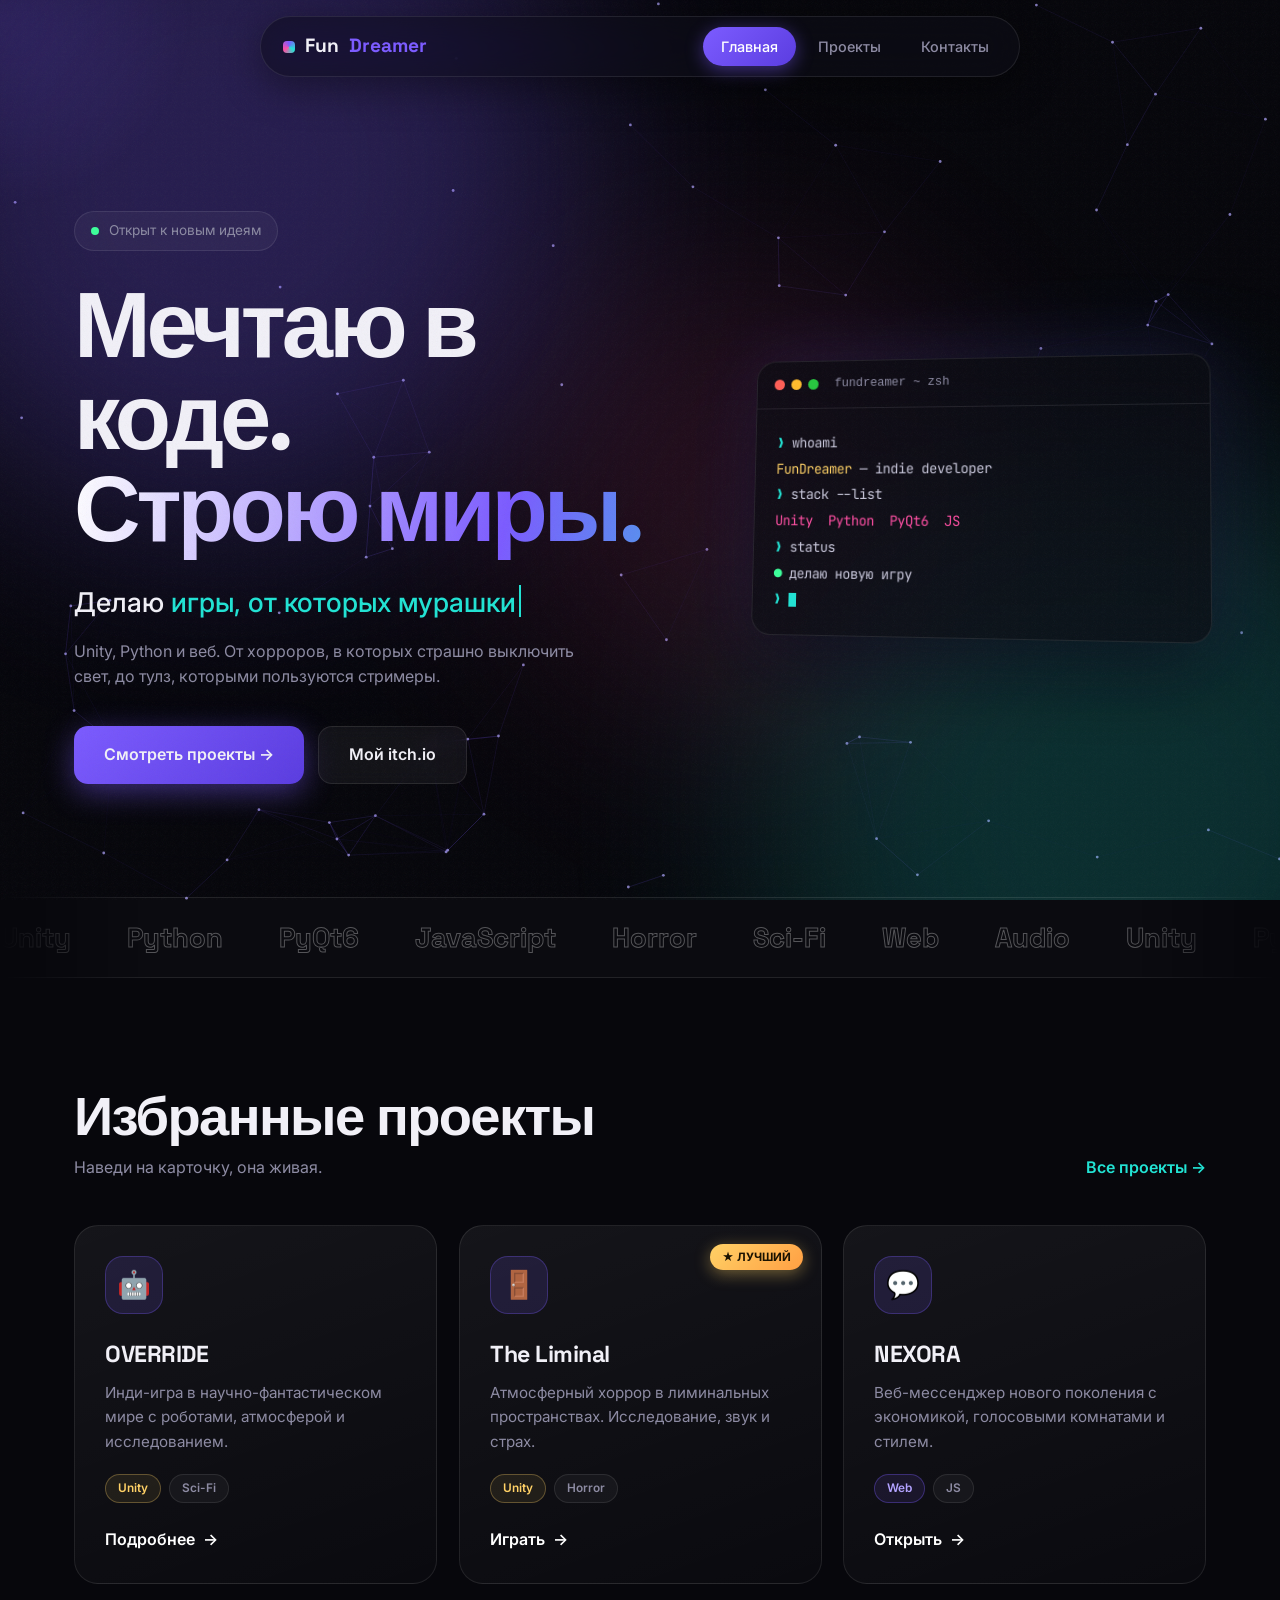
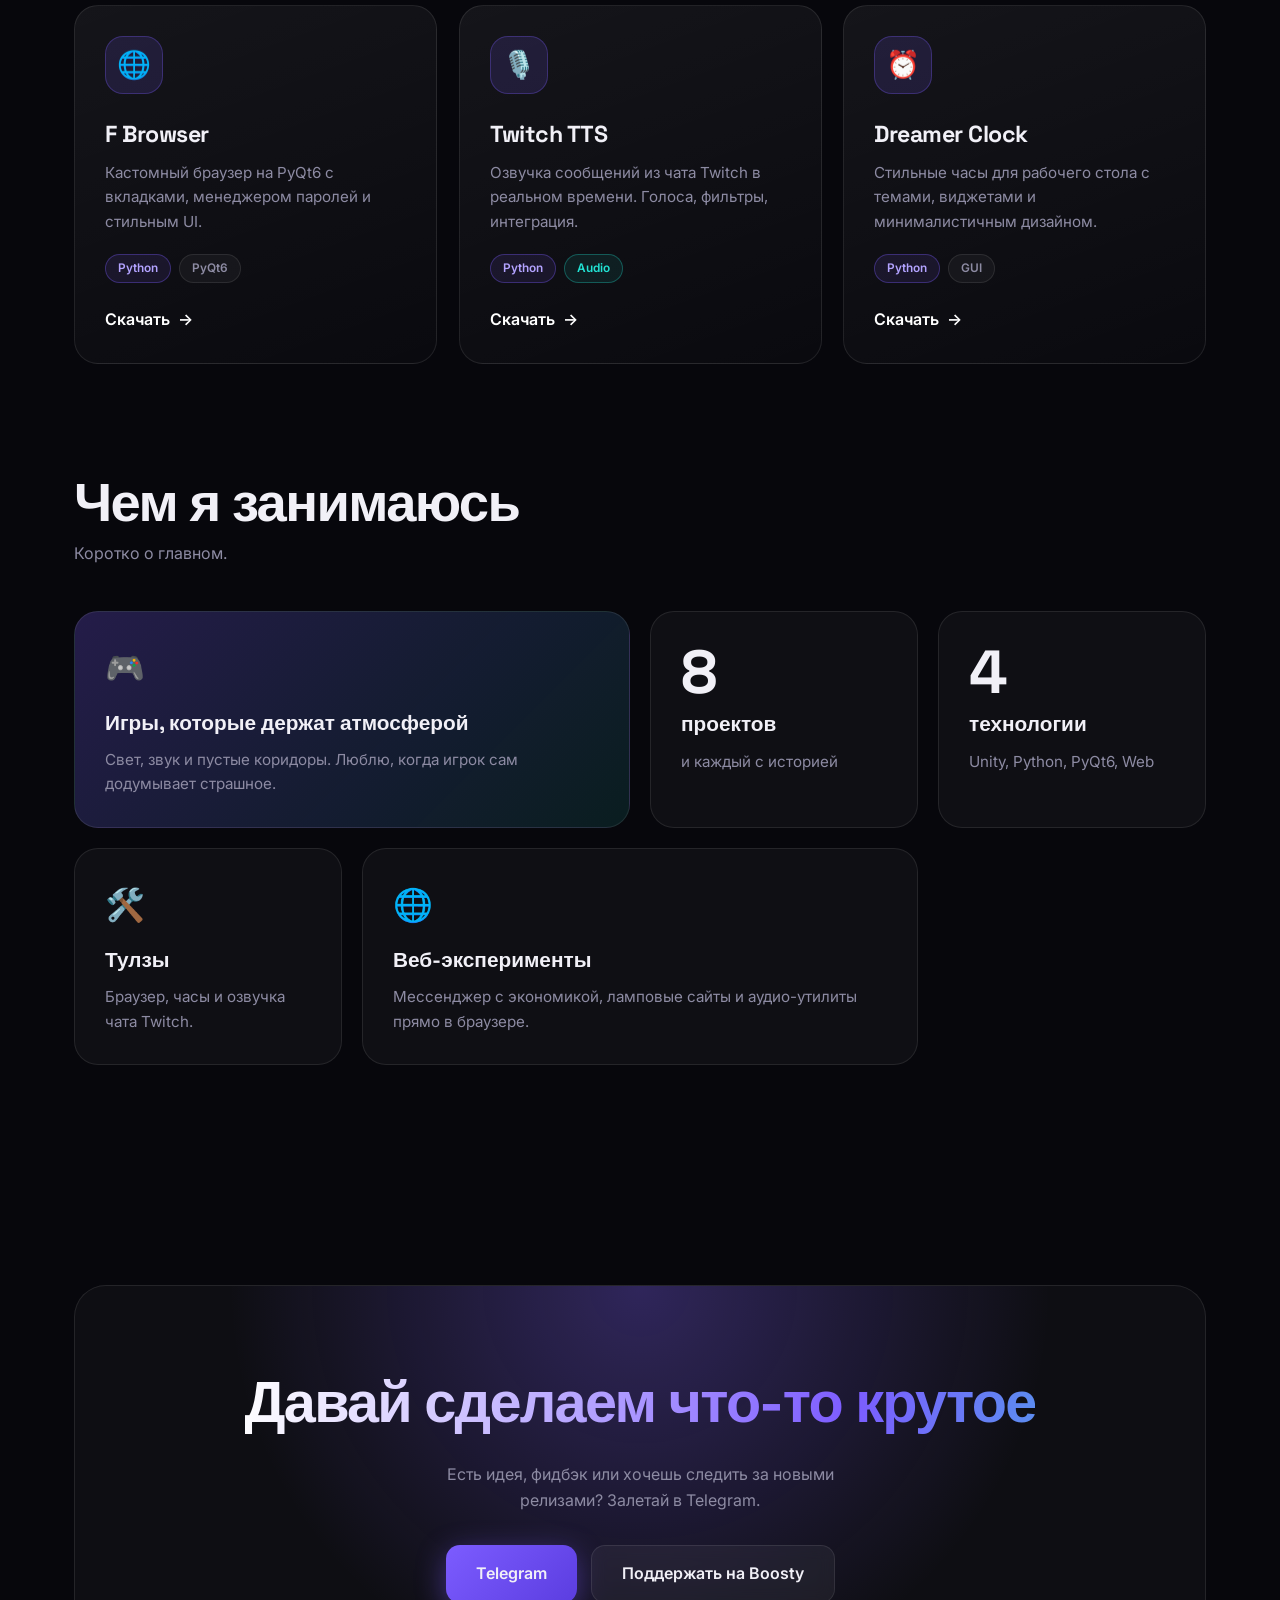
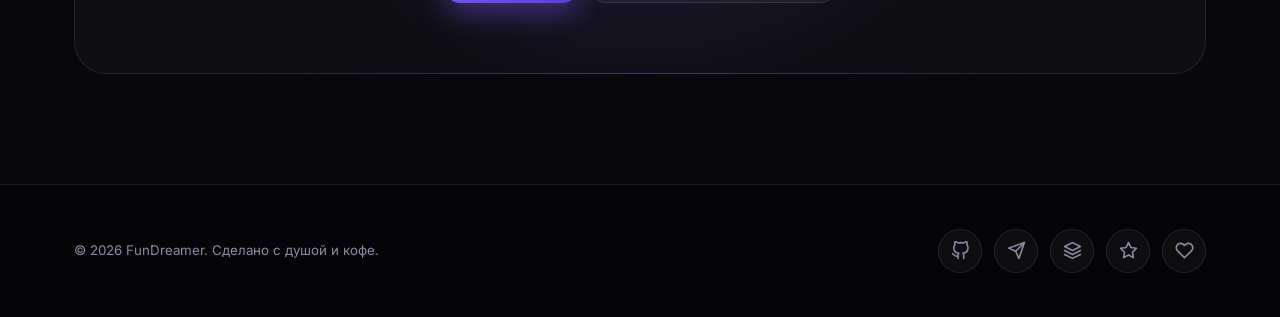
<file: index.html>
<!DOCTYPE html>
<html lang="ru">
<head>
<meta charset="UTF-8"><meta name="viewport" content="width=device-width,initial-scale=1">
<title>FunDreamer — Инди-разработчик</title>
<meta name="description" content="Игры, приложения и эксперименты от FunDreamer: Unity, Python, Web.">
<link rel="icon" type="image/png" href="favicon.png">
<link rel="preconnect" href="https://fonts.googleapis.com"><link rel="preconnect" href="https://fonts.gstatic.com" crossorigin>
<link href="https://fonts.googleapis.com/css2?family=Inter:wght@400;500;600&family=Space+Grotesk:wght@500;700&family=JetBrains+Mono&display=swap" rel="stylesheet">
<link rel="stylesheet" href="style.css">
</head>
<body>
<main class="wrap">
<div class="hero">
  <div>
    <div class="badge"><i></i>Открыт к новым идеям</div>
    <h1>Мечтаю в коде.<br><span class="grad">Строю миры.</span></h1>
    <div class="type">Делаю <span id="typed"></span><u></u></div>
    <p class="lead">Unity, Python и веб. От хорроров, в которых страшно выключить свет, до тулз, которыми пользуются стримеры.</p>
    <div class="btns">
      <a href="games.html" class="btn pri">Смотреть проекты →</a>
      <a href="https://fundreamer.itch.io/" target="_blank" class="btn sec">Мой itch.io</a>
    </div>
  </div>
  <div class="term">
    <header><i></i><i></i><i></i><span>fundreamer ~ zsh</span></header>
    <pre><span class="pr">❯</span> whoami
<span class="v">FunDreamer</span> — indie developer
<span class="pr">❯</span> stack --list
<span class="k">Unity</span>  <span class="k">Python</span>  <span class="k">PyQt6</span>  <span class="k">JS</span>
<span class="pr">❯</span> status
<span class="ok">●</span> делаю новую игру
<span class="pr">❯</span> <u style="display:inline-block;width:8px;height:1em;background:var(--c);vertical-align:-3px;animation:bl 1s steps(1) infinite"></u></pre>
  </div>
</div>
</main>
<div class="marq"><div id="mq"></div></div>
<main class="wrap">
<section id="projects">
  <div class="sh"><div><h2>Избранные проекты</h2><p>Наведи на карточку, она живая.</p></div><a href="games.html" class="more">Все проекты →</a></div>
  <div class="grid" id="grid" data-limit="6"></div>
</section>
<section>
  <div class="sh"><div><h2>Чем я занимаюсь</h2><p>Коротко о главном.</p></div></div>
  <div class="bento">
    <div class="bx w2 hl"><span class="em">🎮</span><h3>Игры, которые держат атмосферой</h3><p>Свет, звук и пустые коридоры. Люблю, когда игрок сам додумывает страшное.</p></div>
    <div class="bx"><div class="big" data-n="P">0</div><h3>проектов</h3><p>и каждый с историей</p></div>
    <div class="bx"><div class="big" data-n="4">0</div><h3>технологии</h3><p>Unity, Python, PyQt6, Web</p></div>
    <div class="bx"><span class="em">🛠️</span><h3>Тулзы</h3><p>Браузер, часы и озвучка чата Twitch.</p></div>
    <div class="bx w2"><span class="em">🌐</span><h3>Веб-эксперименты</h3><p>Мессенджер с экономикой, ламповые сайты и аудио-утилиты прямо в браузере.</p></div>
  </div>
</section>
<section id="contact">
  <div class="cta">
    <h2><span class="grad">Давай сделаем что-то крутое</span></h2>
    <p>Есть идея, фидбэк или хочешь следить за новыми релизами? Залетай в Telegram.</p>
    <div class="btns"><a href="https://t.me/FND_Squad" target="_blank" class="btn pri">Telegram</a><a href="https://boosty.to/fundreamer365" target="_blank" class="btn sec">Поддержать на Boosty</a></div>
  </div>
</section>
</main>
<script>document.getElementById('mq').innerHTML=[...Array(2)].map(()=>['Unity','Python','PyQt6','JavaScript','Horror','Sci-Fi','Web','Audio'].map(t=>`<span>${t}</span>`).join('')).join('')</script>
<script src="main.js"></script>
</body>
</html>
</file>
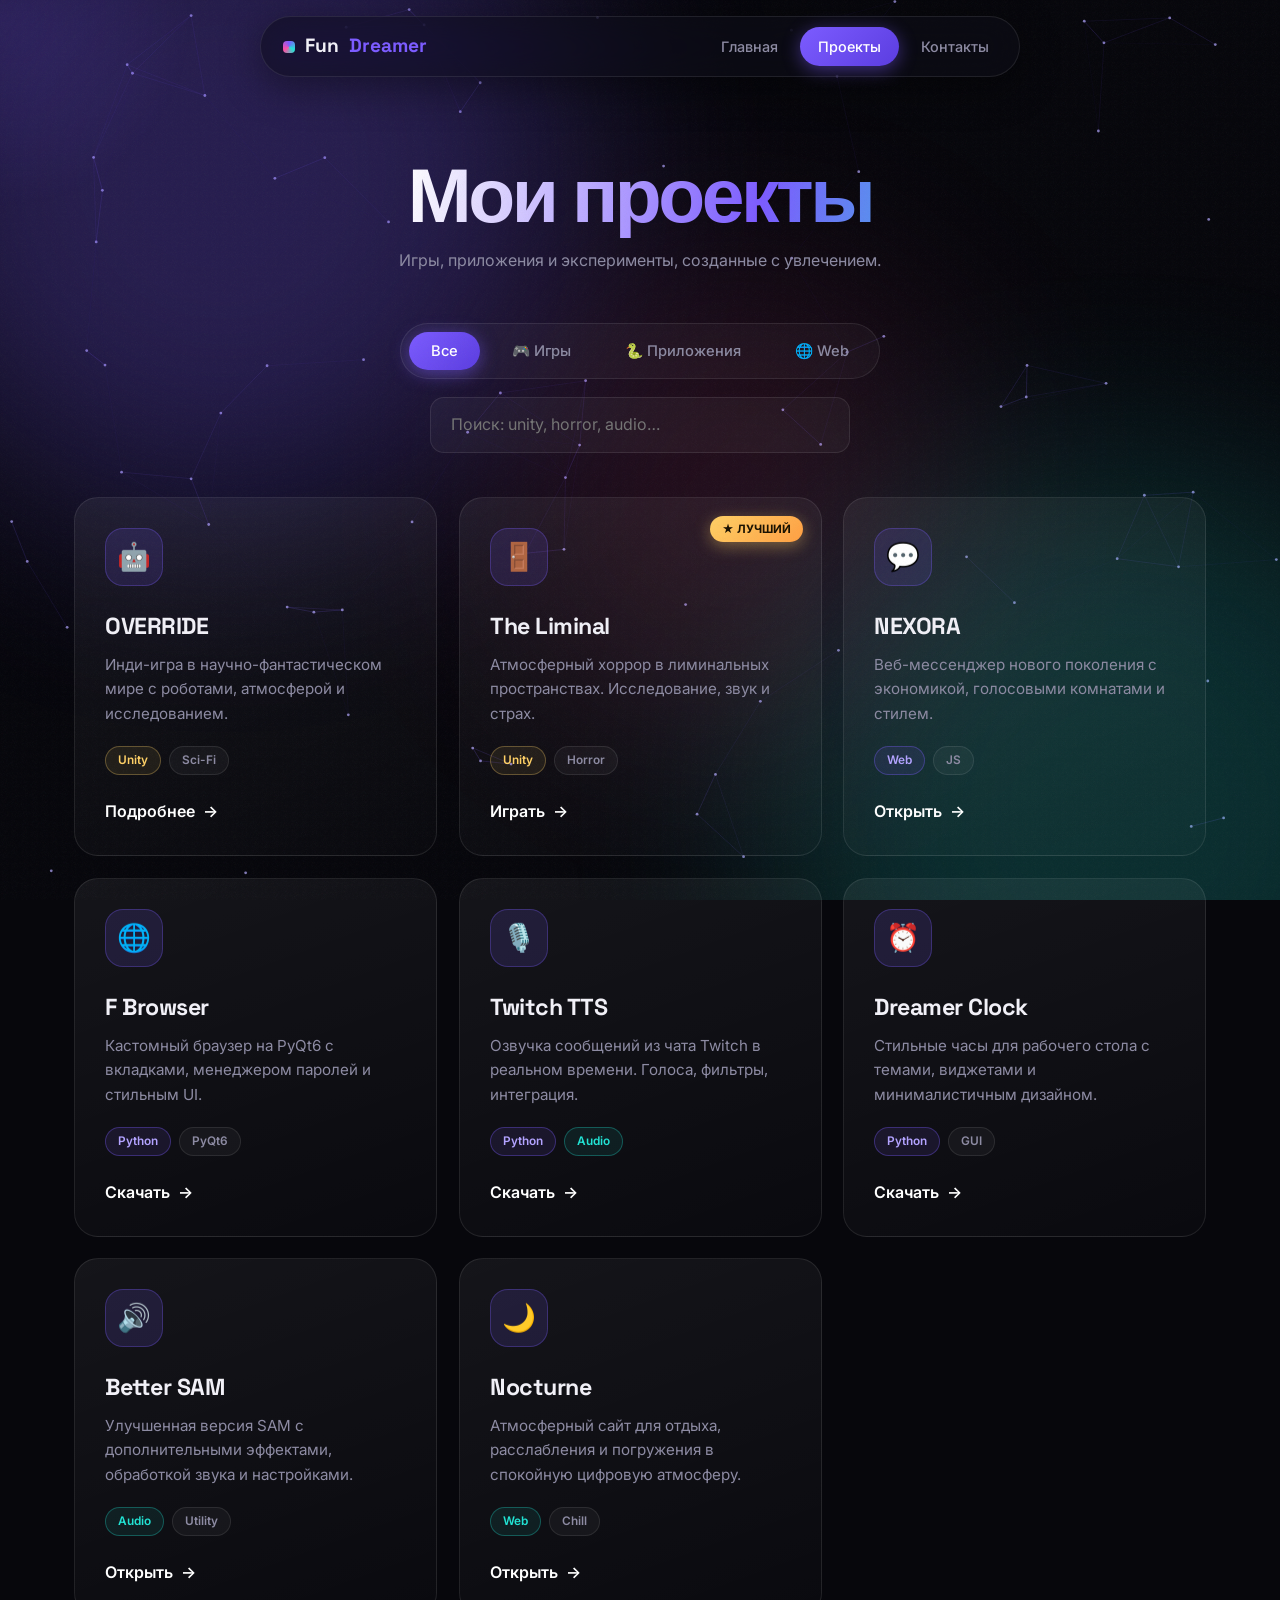
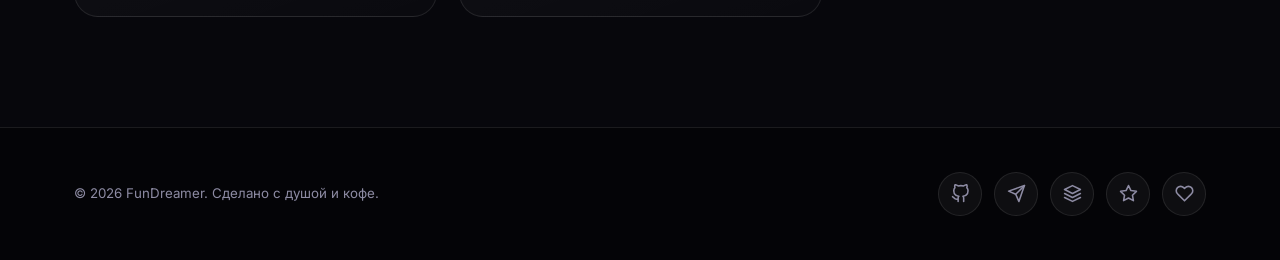
<file: games.html>
<!DOCTYPE html>
<html lang="ru">
<head>
<meta charset="UTF-8"><meta name="viewport" content="width=device-width,initial-scale=1">
<title>Проекты — FunDreamer</title>
<link rel="icon" type="image/png" href="favicon.png">
<link rel="preconnect" href="https://fonts.googleapis.com"><link rel="preconnect" href="https://fonts.gstatic.com" crossorigin>
<link href="https://fonts.googleapis.com/css2?family=Inter:wght@400;500;600&family=Space+Grotesk:wght@500;700&display=swap" rel="stylesheet">
<link rel="stylesheet" href="style.css">
</head>
<body>
<main class="wrap">
  <header class="ph"><h1><span class="grad">Мои проекты</span></h1><p>Игры, приложения и эксперименты, созданные с увлечением.</p></header>
  <div class="ctl">
    <div class="fl">
      <button class="on" data-f="all">Все</button><button data-f="game">🎮 Игры</button><button data-f="python">🐍 Приложения</button><button data-f="web">🌐 Web</button>
    </div>
    <input class="sb" id="sb" type="search" placeholder="Поиск: unity, horror, audio…">
  </div>
  <div class="grid" id="grid"></div>
</main>
<script src="main.js"></script>
</body>
</html>
</file>
<file: style.css>
@property --a{syntax:'<angle>';initial-value:0deg;inherits:false}
:root{--bg:#07070c;--t:#f1f0f7;--m:#8d8ba3;--p:#7c5cff;--c:#22e3d4;--k:#ff4fa3;--g:#ffd166;--b:rgba(255,255,255,.09)}
*{margin:0;padding:0;box-sizing:border-box}
html{scroll-behavior:smooth}
body{font-family:'Inter',sans-serif;background:var(--bg);color:var(--t);line-height:1.6;overflow-x:hidden}
a{color:inherit;text-decoration:none}
h1,h2,h3,.logo{font-family:'Space Grotesk',sans-serif}
.wrap{max-width:1180px;margin:0 auto;padding:0 24px}
#bg{position:fixed;inset:0;z-index:-3;width:100%;height:100%}
.aurora{position:fixed;inset:0;z-index:-2;overflow:hidden;pointer-events:none}
.aurora i{position:absolute;width:55vmax;height:55vmax;border-radius:50%;filter:blur(110px);opacity:.28;animation:drift 22s ease-in-out infinite alternate}
.aurora i:nth-child(1){background:var(--p);top:-20%;left:-10%}
.aurora i:nth-child(2){background:var(--c);bottom:-30%;right:-15%;animation-delay:-8s;opacity:.18}
.aurora i:nth-child(3){background:var(--k);top:30%;left:40%;width:35vmax;height:35vmax;animation-delay:-14s;opacity:.12}
@keyframes drift{to{transform:translate(12vw,8vh) scale(1.25) rotate(40deg)}}
.grain{position:fixed;inset:0;z-index:90;pointer-events:none;opacity:.05;background-image:url("data:image/svg+xml,%3Csvg xmlns='http://www.w3.org/2000/svg' width='160' height='160'%3E%3Cfilter id='n'%3E%3CfeTurbulence baseFrequency='.9' numOctaves='2'/%3E%3C/filter%3E%3Crect width='100%25' height='100%25' filter='url(%23n)'/%3E%3C/svg%3E")}
#prog{position:fixed;top:0;left:0;height:3px;width:0;z-index:200;background:linear-gradient(90deg,var(--p),var(--c),var(--k));box-shadow:0 0 12px var(--p)}
#glow{position:fixed;width:420px;height:420px;margin:-210px 0 0 -210px;border-radius:50%;background:radial-gradient(circle,rgba(124,92,255,.16),transparent 65%);pointer-events:none;z-index:-1;transition:opacity .3s}
/* nav */
nav{position:sticky;top:16px;z-index:100;margin:16px auto 0;max-width:760px;width:calc(100% - 32px);display:flex;align-items:center;justify-content:space-between;padding:10px 12px 10px 22px;border-radius:100px;background:rgba(14,14,22,.6);backdrop-filter:blur(18px) saturate(160%);border:1px solid var(--b);box-shadow:0 10px 40px rgba(0,0,0,.4)}
.logo{font-weight:700;font-size:1.2rem;display:flex;align-items:center;gap:10px}
.logo b{width:12px;height:12px;border-radius:4px;background:conic-gradient(var(--p),var(--c),var(--k),var(--p));animation:rot 6s linear infinite}
@keyframes rot{to{transform:rotate(360deg)}}
.logo em{font-style:normal;color:var(--p)}
.links{display:flex;gap:4px}
.links a{padding:8px 18px;border-radius:100px;font-size:.9rem;font-weight:500;color:var(--m);transition:.25s}
.links a:hover{color:var(--t);background:rgba(255,255,255,.06)}
.links a.on{color:#fff;background:linear-gradient(135deg,var(--p),#5b3de0);box-shadow:0 4px 18px rgba(124,92,255,.45)}
/* hero */
.hero{min-height:calc(100vh - 80px);display:grid;grid-template-columns:1.15fr .85fr;gap:48px;align-items:center;padding:60px 0 40px}
.badge{display:inline-flex;align-items:center;gap:10px;padding:8px 16px;border-radius:100px;border:1px solid var(--b);background:rgba(255,255,255,.04);font-size:.85rem;color:var(--m);margin-bottom:28px}
.badge i{width:8px;height:8px;border-radius:50%;background:#3dff9b;box-shadow:0 0 0 0 #3dff9b;animation:ping 2s infinite}
@keyframes ping{70%{box-shadow:0 0 0 10px transparent}100%{box-shadow:0 0 0 0 transparent}}
h1{font-size:clamp(2.8rem,7.2vw,6rem);line-height:1;letter-spacing:-.045em;font-weight:700}
.grad{background:linear-gradient(100deg,#fff 0%,var(--p) 35%,var(--c) 65%,var(--k) 100%);background-size:220% 100%;-webkit-background-clip:text;background-clip:text;color:transparent;animation:shine 7s linear infinite}
@keyframes shine{to{background-position:-220% 0}}
.type{font-size:clamp(1.2rem,2.4vw,1.7rem);margin:26px 0 14px;color:var(--t);font-weight:500;min-height:2.2rem}
.type span{color:var(--c)}.type u{display:inline-block;width:2px;height:1.2em;background:var(--c);vertical-align:-.2em;margin-left:3px;animation:bl 1s steps(1) infinite}
@keyframes bl{50%{opacity:0}}
.lead{color:var(--m);max-width:520px;margin-bottom:36px}
.btns{display:flex;gap:14px;flex-wrap:wrap}
.btn{display:inline-flex;align-items:center;gap:10px;padding:15px 30px;border-radius:14px;font-weight:600;border:1px solid var(--b);transition:transform .2s,box-shadow .3s,background .3s;will-change:transform}
.btn.pri{background:linear-gradient(135deg,var(--p),#5b3de0);border:0;box-shadow:0 8px 30px rgba(124,92,255,.45)}
.btn.pri:hover{box-shadow:0 12px 44px rgba(124,92,255,.75)}
.btn.sec{background:rgba(255,255,255,.05);backdrop-filter:blur(8px)}.btn.sec:hover{background:rgba(255,255,255,.1)}
/* terminal */
.term{border-radius:20px;background:rgba(12,12,20,.72);backdrop-filter:blur(16px);border:1px solid var(--b);box-shadow:0 30px 80px rgba(0,0,0,.55),0 0 80px rgba(124,92,255,.18);overflow:hidden;transform:perspective(1000px) rotateY(-8deg) rotateX(4deg);animation:float 6s ease-in-out infinite}
@keyframes float{50%{transform:perspective(1000px) rotateY(-8deg) rotateX(4deg) translateY(-14px)}}
.term header{display:flex;gap:7px;padding:14px 18px;border-bottom:1px solid var(--b);align-items:center}
.term header i{width:11px;height:11px;border-radius:50%;background:#ff5f57}.term header i:nth-child(2){background:#febc2e}.term header i:nth-child(3){background:#28c840}
.term header span{margin-left:10px;font-size:.78rem;color:var(--m);font-family:monospace}
.term pre{padding:22px;font:.88rem/1.9 'JetBrains Mono',ui-monospace,monospace;color:#c9c8dc;white-space:pre-wrap}
.term .pr{color:var(--c)}.term .v{color:var(--g)}.term .k{color:var(--k)}.term .ok{color:#3dff9b}
/* marquee */
.marq{overflow:hidden;border-block:1px solid var(--b);background:rgba(255,255,255,.02);padding:22px 0;mask-image:linear-gradient(90deg,transparent,#000 12%,#000 88%,transparent)}
.marq div{display:flex;gap:56px;width:max-content;animation:mq 28s linear infinite}
.marq span{font:700 1.7rem 'Space Grotesk';color:transparent;-webkit-text-stroke:1px rgba(255,255,255,.3);white-space:nowrap;transition:.3s}
.marq span:hover{color:var(--p);-webkit-text-stroke:1px var(--p)}
@keyframes mq{to{transform:translateX(-50%)}}
/* sections */
section{padding:110px 0 0}
.sh{display:flex;justify-content:space-between;align-items:end;gap:20px;margin-bottom:44px;flex-wrap:wrap}
.sh h2{font-size:clamp(2rem,4.5vw,3.4rem);letter-spacing:-.03em;line-height:1.05}
.sh p{color:var(--m);margin-top:10px}
.more{font-weight:600;color:var(--c);display:inline-flex;gap:8px;transition:gap .3s}.more:hover{gap:16px}
/* cards */
.grid{display:grid;grid-template-columns:repeat(auto-fill,minmax(330px,1fr));gap:22px}
.card{--mx:50%;--my:50%;position:relative;display:flex;flex-direction:column;padding:30px;border-radius:24px;background:linear-gradient(160deg,rgba(255,255,255,.06),rgba(255,255,255,.015));border:1px solid var(--b);overflow:hidden;animation:up .7s cubic-bezier(.2,.8,.2,1) backwards;animation-delay:calc(var(--i)*70ms);transition:transform .15s ease-out,opacity .3s,border-color .3s;will-change:transform;transform-style:preserve-3d}
@keyframes up{from{opacity:0;transform:translateY(40px) scale(.96)}}
.card::before{content:'';position:absolute;inset:0;background:radial-gradient(420px circle at var(--mx) var(--my),rgba(124,92,255,.22),transparent 55%);opacity:0;transition:.4s;pointer-events:none}
.card::after{content:'';position:absolute;inset:0;border-radius:inherit;padding:1.5px;background:conic-gradient(from var(--a),transparent 55%,var(--p),var(--c),var(--k),transparent);-webkit-mask:linear-gradient(#000 0 0) content-box,linear-gradient(#000 0 0);-webkit-mask-composite:xor;mask-composite:exclude;opacity:0;transition:.4s;animation:spin 4s linear infinite;pointer-events:none}
@keyframes spin{to{--a:360deg}}
.card:hover::before,.card:hover::after{opacity:1}
.card.off{display:none}
.ico{width:58px;height:58px;display:grid;place-items:center;font-size:1.7rem;border-radius:18px;margin-bottom:22px;background:rgba(124,92,255,.14);border:1px solid rgba(124,92,255,.3);transition:.4s;transform:translateZ(30px)}
.card:hover .ico{transform:translateZ(30px) rotate(-8deg) scale(1.12);background:linear-gradient(135deg,var(--p),var(--k))}
.card h3{font-size:1.45rem;margin-bottom:8px;letter-spacing:-.02em}
.card p{color:var(--m);font-size:.95rem;flex:1;margin-bottom:20px}
.tags{display:flex;gap:8px;flex-wrap:wrap;margin-bottom:24px}
.tag{font-size:.74rem;font-weight:600;padding:4px 12px;border-radius:100px;border:1px solid var(--b);color:var(--m);background:rgba(255,255,255,.04)}
.tag.g{color:var(--g);border-color:rgba(255,209,102,.3);background:rgba(255,209,102,.08)}.tag.p{color:#b3a3ff;border-color:rgba(124,92,255,.35);background:rgba(124,92,255,.1)}.tag.c{color:var(--c);border-color:rgba(34,227,212,.3);background:rgba(34,227,212,.08)}
.go{font-weight:600;color:#fff;display:inline-flex;gap:8px;transition:gap .3s,color .3s}.card:hover .go{gap:16px;color:var(--c)}
.star{position:absolute;top:18px;right:18px;font-size:.72rem;font-weight:700;color:#1a1200;background:linear-gradient(135deg,var(--g),#ff9f43);padding:4px 12px;border-radius:100px;box-shadow:0 4px 16px rgba(255,209,102,.4)}
/* bento */
.bento{display:grid;grid-template-columns:repeat(4,1fr);gap:20px}
.bx{padding:30px;border-radius:24px;border:1px solid var(--b);background:rgba(255,255,255,.035);position:relative;overflow:hidden;transition:.4s}
.bx:hover{border-color:rgba(124,92,255,.5);transform:translateY(-4px)}
.bx.w2{grid-column:span 2}.bx h3{font-size:1.3rem;margin-bottom:8px}.bx p{color:var(--m);font-size:.95rem}
.bx .big{font:700 3.8rem/1 'Space Grotesk';letter-spacing:-.04em;margin-bottom:6px}
.bx .em{font-size:2rem;margin-bottom:14px;display:block}
.bx.hl{background:linear-gradient(135deg,rgba(124,92,255,.25),rgba(34,227,212,.1))}
/* cta */
.cta{margin-top:110px;padding:70px 30px;text-align:center;border-radius:32px;border:1px solid var(--b);background:radial-gradient(circle at 50% 0,rgba(124,92,255,.3),transparent 60%),rgba(255,255,255,.03)}
.cta h2{font-size:clamp(2rem,5vw,3.6rem);letter-spacing:-.03em;margin-bottom:14px}
.cta p{color:var(--m);margin:0 auto 32px;max-width:460px}.cta .btns{justify-content:center}
/* controls */
.ph{padding:80px 0 30px;text-align:center}.ph h1{font-size:clamp(2.6rem,6vw,4.8rem)}.ph p{color:var(--m);margin-top:14px}
.ctl{display:flex;flex-direction:column;gap:18px;align-items:center;margin:20px 0 44px}
.fl{display:flex;gap:10px;flex-wrap:wrap;justify-content:center;padding:8px;border-radius:100px;border:1px solid var(--b);background:rgba(255,255,255,.03)}
.fl button{border:0;background:transparent;color:var(--m);padding:10px 22px;border-radius:100px;font:500 .92rem Inter;cursor:pointer;transition:.25s}
.fl button:hover{color:#fff}.fl button.on{color:#fff;background:linear-gradient(135deg,var(--p),#5b3de0);box-shadow:0 4px 18px rgba(124,92,255,.5)}
.sb{width:100%;max-width:420px;padding:14px 20px;border-radius:14px;border:1px solid var(--b);background:rgba(255,255,255,.04);color:var(--t);font:inherit;outline:0;transition:.3s}
.sb:focus{border-color:var(--p);box-shadow:0 0 0 4px rgba(124,92,255,.2)}
.empty{display:none;text-align:center;color:var(--m);padding:40px;grid-column:1/-1}
/* footer */
footer{margin-top:110px;border-top:1px solid var(--b);padding:44px 0;background:rgba(0,0,0,.35)}
.fc{display:flex;justify-content:space-between;align-items:center;gap:20px;flex-wrap:wrap}
.fc small{color:var(--m)}.soc{display:flex;gap:12px}
.soc a{width:44px;height:44px;border-radius:50%;display:grid;place-items:center;border:1px solid var(--b);background:rgba(255,255,255,.04);color:var(--m);transition:.3s}
.soc a:hover{color:#fff;background:var(--p);transform:translateY(-4px) rotate(8deg);box-shadow:0 8px 24px rgba(124,92,255,.5)}
.soc svg{width:19px;height:19px}
@media(max-width:900px){.hero{grid-template-columns:1fr;min-height:0}.term{transform:none;animation:none}.bento{grid-template-columns:1fr 1fr}}
@media(max-width:560px){.bento{grid-template-columns:1fr}.bx.w2{grid-column:auto}.links a{padding:8px 12px}.btn{width:100%;justify-content:center}.grid{grid-template-columns:1fr}#glow{display:none}}
@media(prefers-reduced-motion:reduce){*,::before,::after{animation:none!important;transition:none!important}}
</file>
